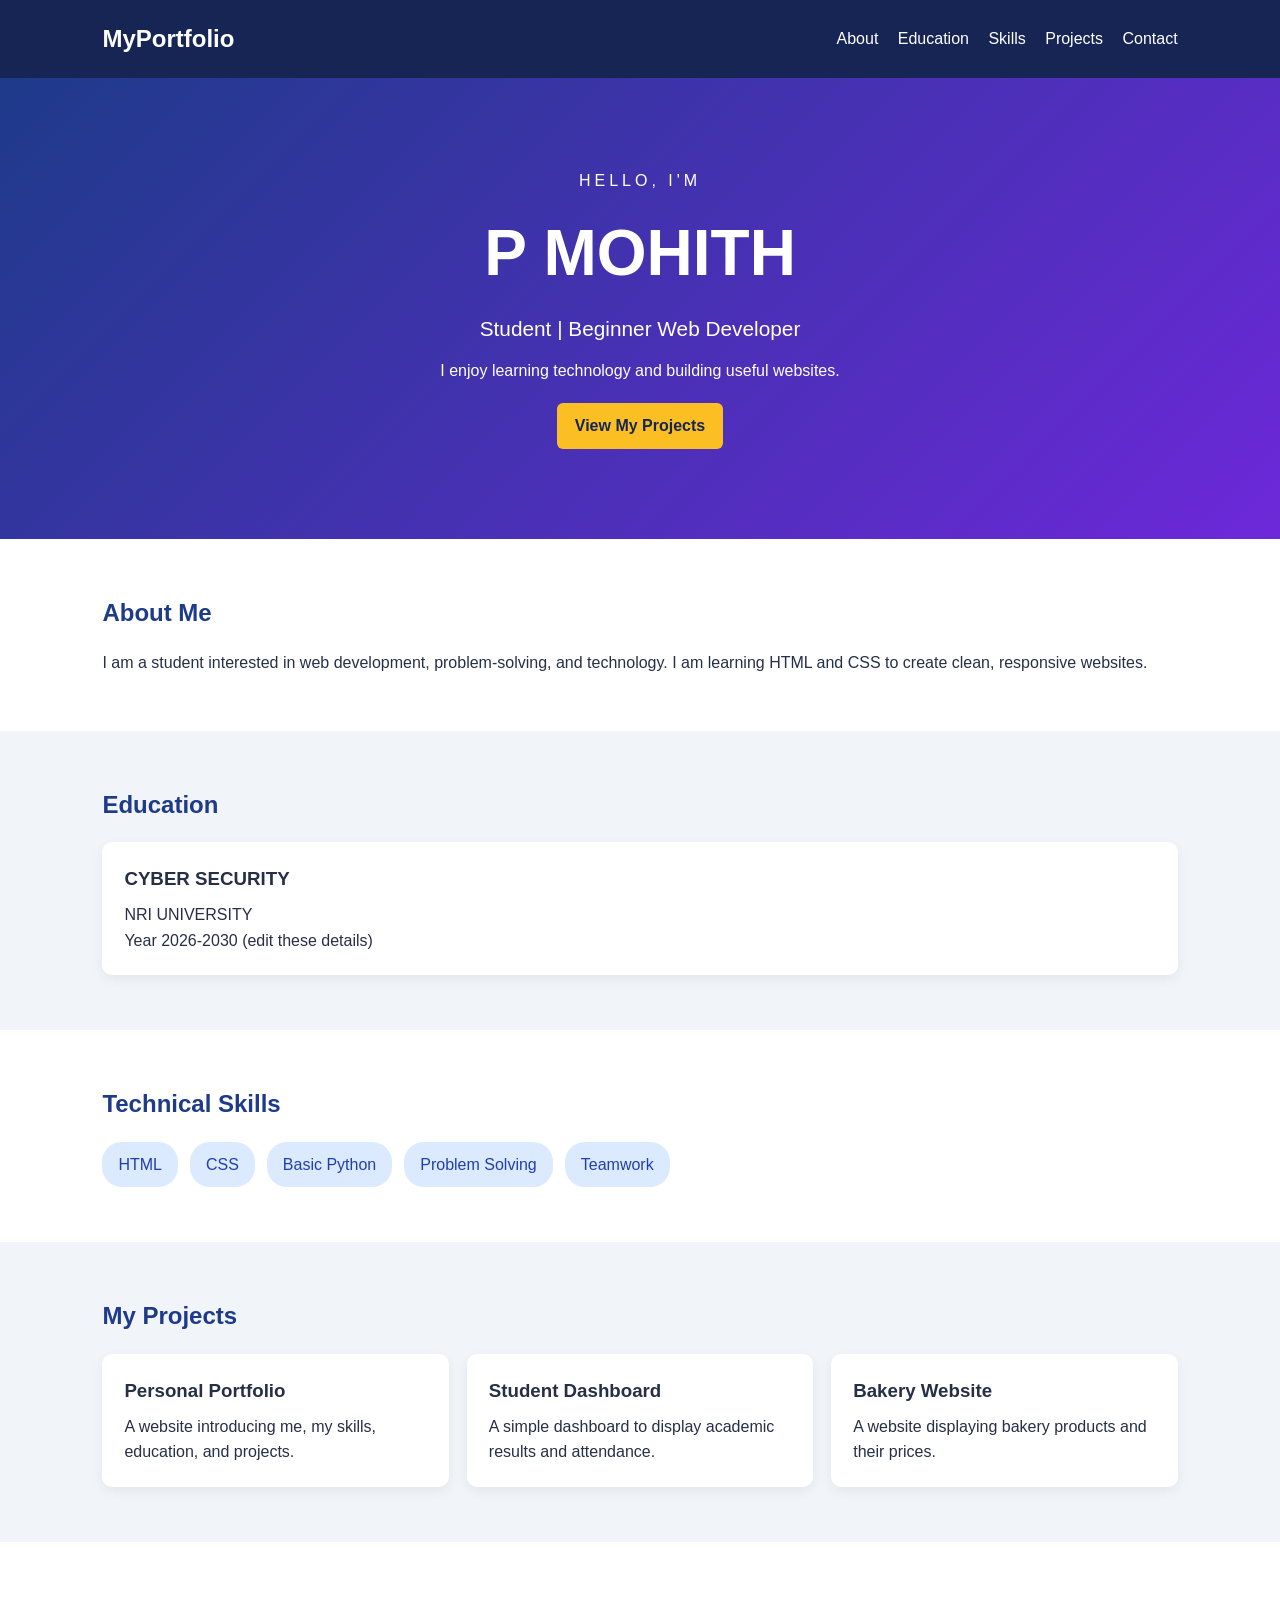
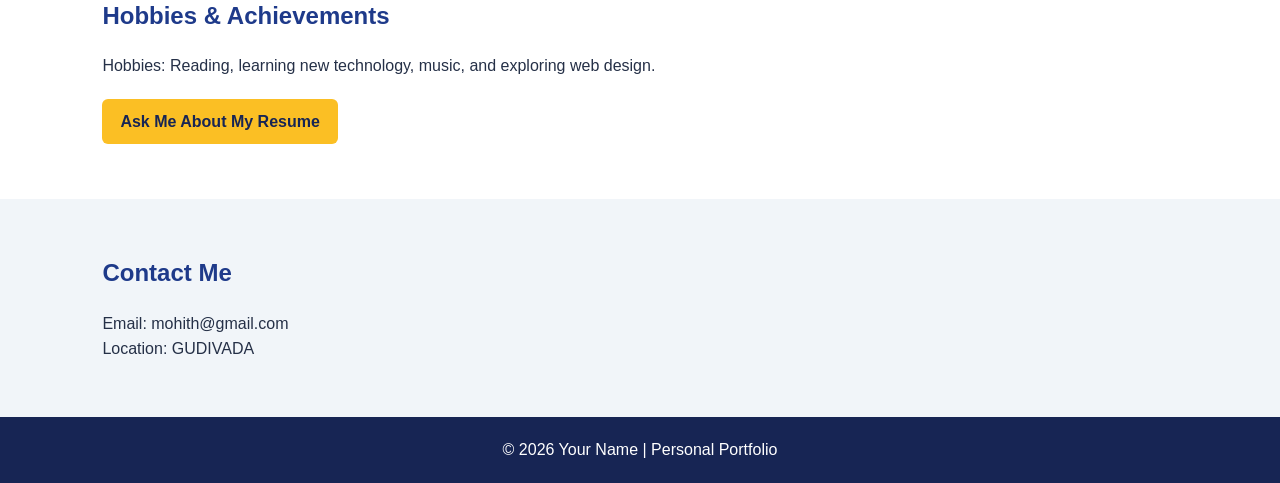
<file: 1-Personal-Portfolio/index.html>
<!DOCTYPE html>
<html lang="en">
<head>
    <meta charset="UTF-8">
    <meta name="viewport" content="width=device-width, initial-scale=1.0">
    <title>My Personal Portfolio</title>
    <link rel="stylesheet" href="style.css">
</head>
<body>
    <header>
        <nav class="navbar">
            <h2>MyPortfolio</h2>
            <div>
                <a href="#about">About</a>
                <a href="#education">Education</a>
                <a href="#skills">Skills</a>
                <a href="#projects">Projects</a>
                <a href="#contact">Contact</a>
            </div>
        </nav>
        <section class="hero">
            <p class="eyebrow">HELLO, I'M</p>
            <h1>P MOHITH</h1>
            <h2>Student | Beginner Web Developer</h2>
            <p>I enjoy learning technology and building useful websites.</p>
            <a class="button" href="#projects">View My Projects</a>
        </section>
    </header>

    <main>
        <section id="about" class="section">
            <h2>About Me</h2>
            <p>I am a student interested in web development, problem-solving, and technology. I am learning HTML and CSS to create clean, responsive websites.</p>
        </section>

        <section id="education" class="section shaded">
            <h2>Education</h2>
            <div class="card">
                <h3>CYBER SECURITY </h3>
                <p>NRI UNIVERSITY</p>
                <p>Year 2026-2030 (edit these details)</p>
            </div>
        </section>

        <section id="skills" class="section">
            <h2>Technical Skills</h2>
            <div class="skill-list">
                <span>HTML</span><span>CSS</span><span>Basic Python</span>
                <span>Problem Solving</span><span>Teamwork</span>
            </div>
        </section>

        <section id="projects" class="section shaded">
            <h2>My Projects</h2>
            <div class="cards">
                <article class="card">
                    <h3>Personal Portfolio</h3>
                    <p>A website introducing me, my skills, education, and projects.</p>
                </article>
                <article class="card">
                    <h3>Student Dashboard</h3>
                    <p>A simple dashboard to display academic results and attendance.</p>
                </article>
                <article class="card">
                    <h3>Bakery Website</h3>
                    <p>A website displaying bakery products and their prices.</p>
                </article>
            </div>
        </section>

        <section class="section">
            <h2>Hobbies & Achievements</h2>
            <p>Hobbies: Reading, learning new technology, music, and exploring web design.</p>
            <p><a class="button" href="#contact">Ask Me About My Resume</a></p>
        </section>

        <section id="contact" class="section shaded">
            <h2>Contact Me</h2>
            <p>Email: mohith@gmail.com</p>
            <p>Location: GUDIVADA</p>
        </section>
    </main>

    <footer><p>© 2026 Your Name | Personal Portfolio</p></footer>
</body>
</html>
</file>
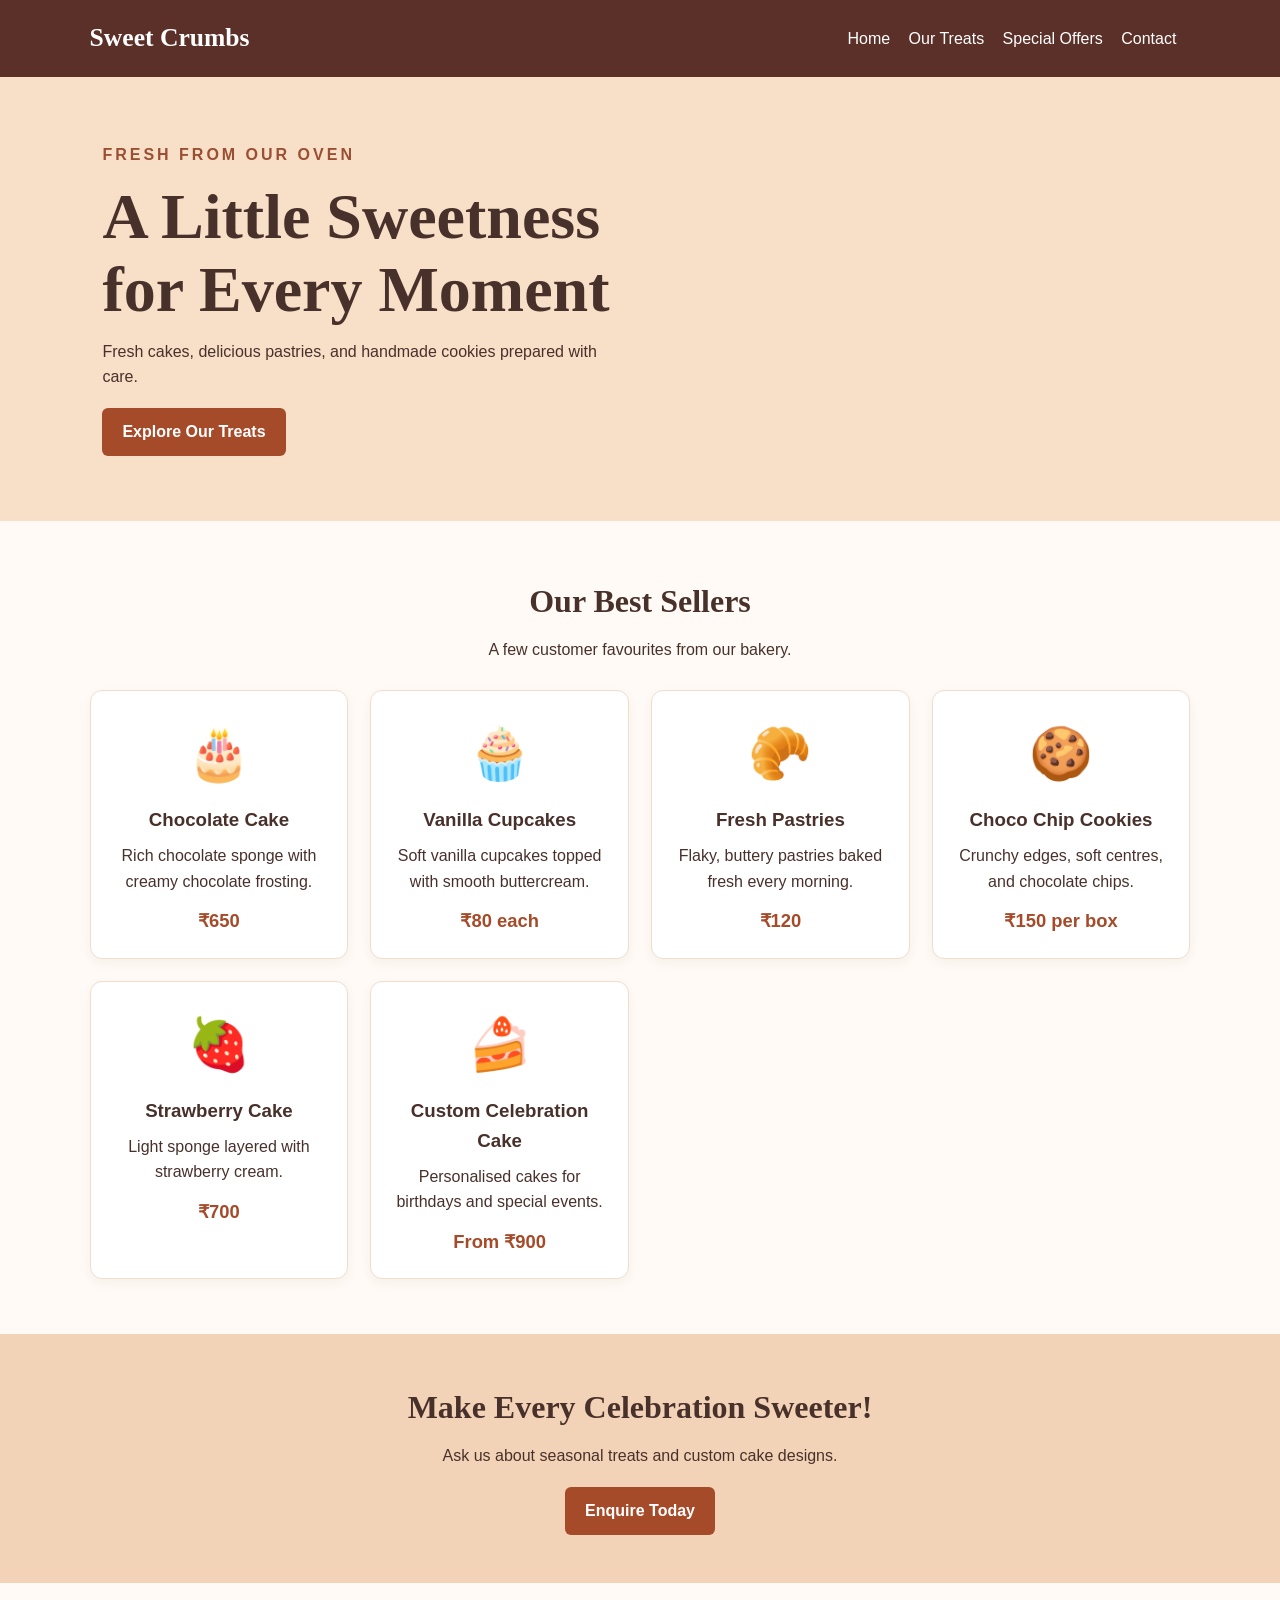
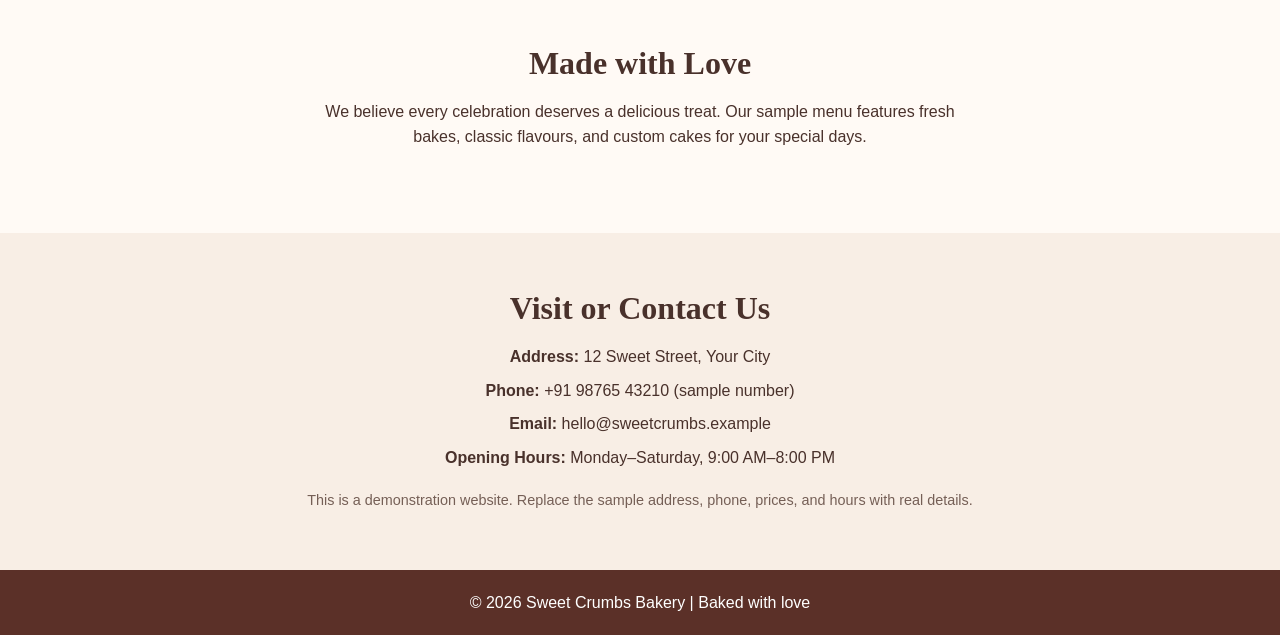
<file: 2-Bakery-Website/index.html>
<!DOCTYPE html>
<html lang="en">
<head>
    <meta charset="UTF-8">
    <meta name="viewport" content="width=device-width, initial-scale=1.0">
    <title>Sweet Crumbs Bakery</title>
    <link rel="stylesheet" href="style.css">
</head>
<body>
    <header class="header">
        <nav class="navbar">
            <a class="logo" href="#home">Sweet Crumbs</a>
            <div>
                <a href="#home">Home</a>
                <a href="#products">Our Treats</a>
                <a href="#offers">Special Offers</a>
                <a href="#contact">Contact</a>
            </div>
        </nav>
    </header>

    <main>
        <section id="home" class="hero">
            <div class="hero-content">
                <p class="tagline">FRESH FROM OUR OVEN</p>
                <h1>A Little Sweetness<br>for Every Moment</h1>
                <p>Fresh cakes, delicious pastries, and handmade cookies prepared with care.</p>
                <a class="button" href="#products">Explore Our Treats</a>
            </div>
        </section>

        <section id="products" class="section">
            <h2>Our Best Sellers</h2>
            <p class="intro">A few customer favourites from our bakery.</p>
            <div class="product-grid">
                <article class="product-card">
                    <div class="product-emoji" aria-hidden="true">🎂</div>
                    <h3>Chocolate Cake</h3>
                    <p>Rich chocolate sponge with creamy chocolate frosting.</p>
                    <p class="price">₹650</p>
                </article>
                <article class="product-card">
                    <div class="product-emoji" aria-hidden="true">🧁</div>
                    <h3>Vanilla Cupcakes</h3>
                    <p>Soft vanilla cupcakes topped with smooth buttercream.</p>
                    <p class="price">₹80 each</p>
                </article>
                <article class="product-card">
                    <div class="product-emoji" aria-hidden="true">🥐</div>
                    <h3>Fresh Pastries</h3>
                    <p>Flaky, buttery pastries baked fresh every morning.</p>
                    <p class="price">₹120</p>
                </article>
                <article class="product-card">
                    <div class="product-emoji" aria-hidden="true">🍪</div>
                    <h3>Choco Chip Cookies</h3>
                    <p>Crunchy edges, soft centres, and chocolate chips.</p>
                    <p class="price">₹150 per box</p>
                </article>
                <article class="product-card">
                    <div class="product-emoji" aria-hidden="true">🍓</div>
                    <h3>Strawberry Cake</h3>
                    <p>Light sponge layered with strawberry cream.</p>
                    <p class="price">₹700</p>
                </article>
                <article class="product-card">
                    <div class="product-emoji" aria-hidden="true">🍰</div>
                    <h3>Custom Celebration Cake</h3>
                    <p>Personalised cakes for birthdays and special events.</p>
                    <p class="price">From ₹900</p>
                </article>
            </div>
        </section>

        <section id="offers" class="offer">
            <h2>Make Every Celebration Sweeter!</h2>
            <p>Ask us about seasonal treats and custom cake designs.</p>
            <a class="button" href="#contact">Enquire Today</a>
        </section>

        <section class="section">
            <h2>Made with Love</h2>
            <p class="intro">We believe every celebration deserves a delicious treat. Our sample menu features fresh bakes, classic flavours, and custom cakes for your special days.</p>
        </section>

        <section id="contact" class="contact">
            <h2>Visit or Contact Us</h2>
            <p><strong>Address:</strong> 12 Sweet Street, Your City</p>
            <p><strong>Phone:</strong> +91 98765 43210 (sample number)</p>
            <p><strong>Email:</strong> hello@sweetcrumbs.example</p>
            <p><strong>Opening Hours:</strong> Monday–Saturday, 9:00 AM–8:00 PM</p>
            <p class="note">This is a demonstration website. Replace the sample address, phone, prices, and hours with real details.</p>
        </section>
    </main>

    <footer><p>© 2026 Sweet Crumbs Bakery | Baked with love</p></footer>
</body>
</html>
</file>
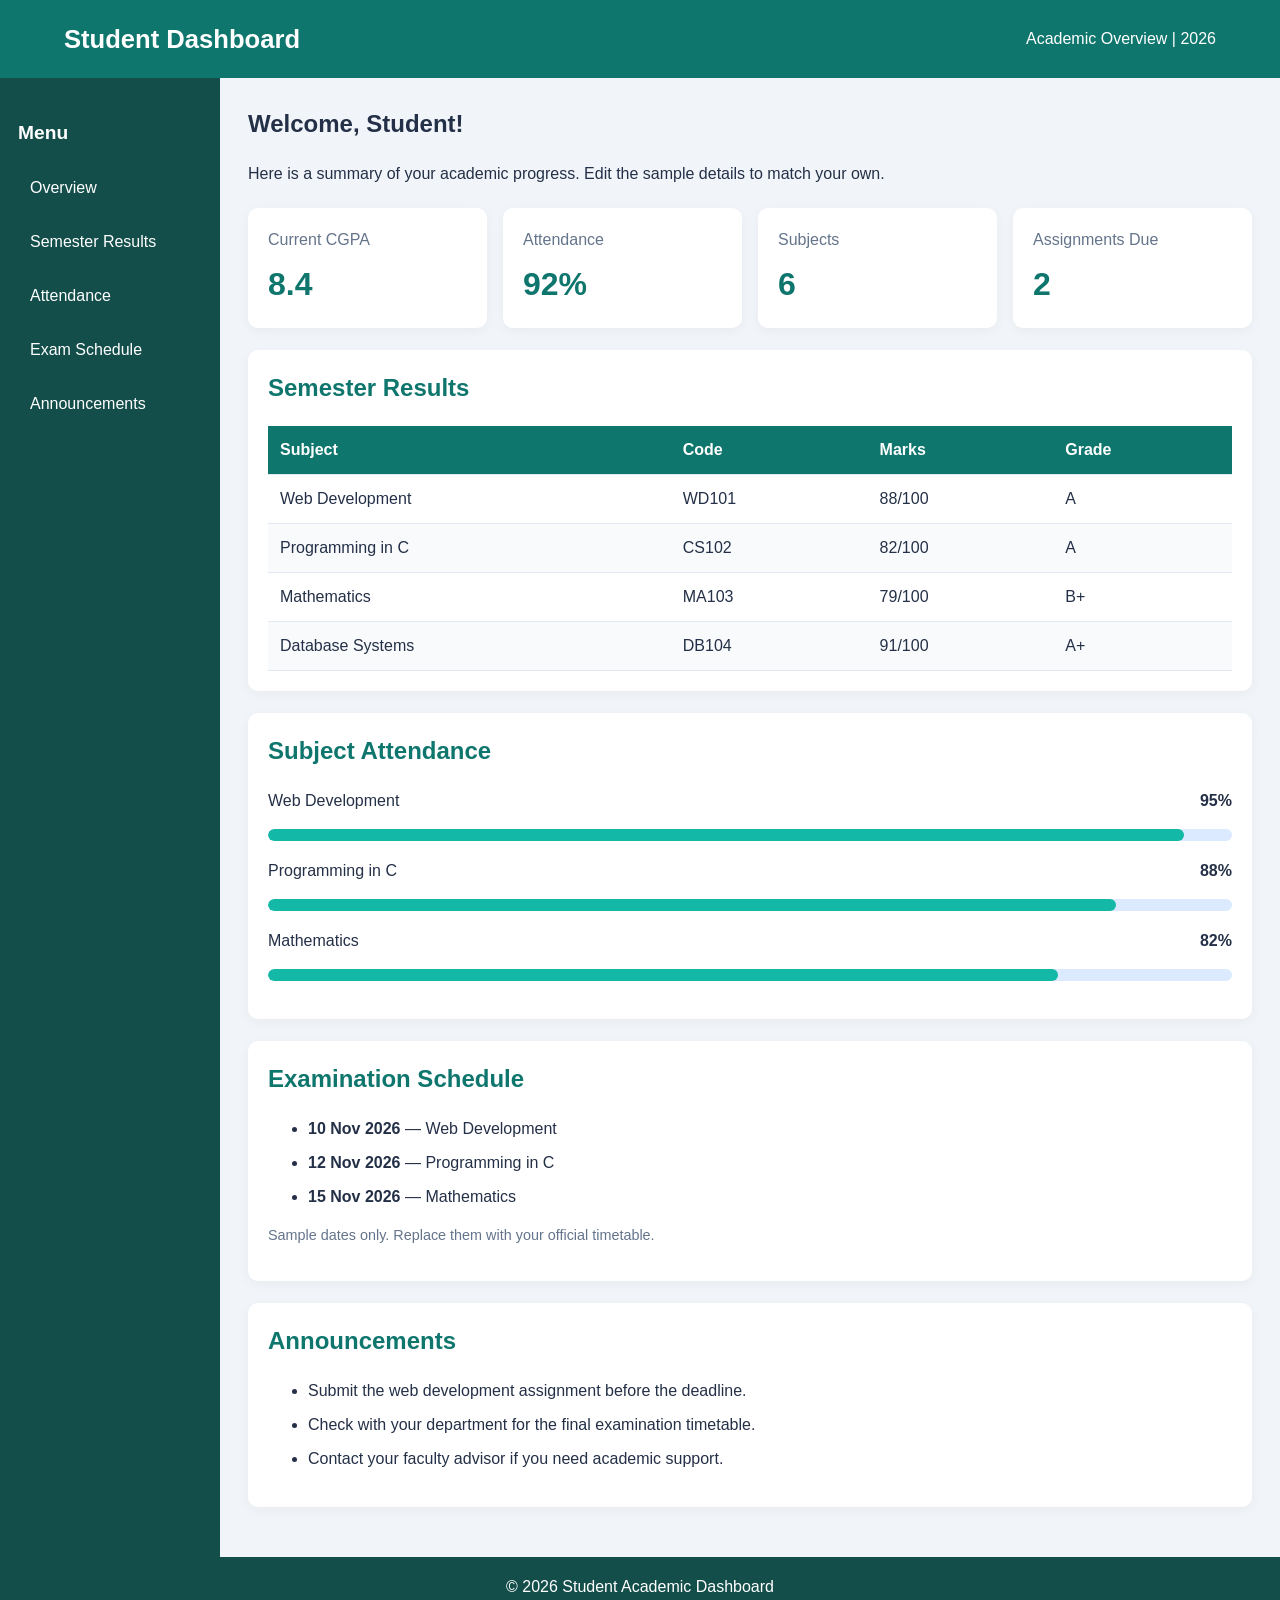
<file: 3-Student-Dashboard/index.html>
<!DOCTYPE html>
<html lang="en">
<head>
    <meta charset="UTF-8">
    <meta name="viewport" content="width=device-width, initial-scale=1.0">
    <title>Student Academic Dashboard</title>
    <link rel="stylesheet" href="style.css">
</head>
<body>
    <header class="topbar">
        <h1>Student Dashboard</h1>
        <p>Academic Overview | 2026</p>
    </header>

    <div class="layout">
        <aside class="sidebar">
            <h2>Menu</h2>
            <a href="#overview">Overview</a>
            <a href="#results">Semester Results</a>
            <a href="#attendance">Attendance</a>
            <a href="#schedule">Exam Schedule</a>
            <a href="#announcements">Announcements</a>
        </aside>

        <main class="content">
            <section id="overview">
                <h2>Welcome, Student!</h2>
                <p>Here is a summary of your academic progress. Edit the sample details to match your own.</p>
                <div class="summary-grid">
                    <article class="summary-card">
                        <p>Current CGPA</p><h3>8.4</h3>
                    </article>
                    <article class="summary-card">
                        <p>Attendance</p><h3>92%</h3>
                    </article>
                    <article class="summary-card">
                        <p>Subjects</p><h3>6</h3>
                    </article>
                    <article class="summary-card">
                        <p>Assignments Due</p><h3>2</h3>
                    </article>
                </div>
            </section>

            <section id="results" class="panel">
                <h2>Semester Results</h2>
                <div class="table-wrap">
                    <table>
                        <thead><tr><th>Subject</th><th>Code</th><th>Marks</th><th>Grade</th></tr></thead>
                        <tbody>
                            <tr><td>Web Development</td><td>WD101</td><td>88/100</td><td>A</td></tr>
                            <tr><td>Programming in C</td><td>CS102</td><td>82/100</td><td>A</td></tr>
                            <tr><td>Mathematics</td><td>MA103</td><td>79/100</td><td>B+</td></tr>
                            <tr><td>Database Systems</td><td>DB104</td><td>91/100</td><td>A+</td></tr>
                        </tbody>
                    </table>
                </div>
            </section>

            <section id="attendance" class="panel">
                <h2>Subject Attendance</h2>
                <div class="attendance-item">
                    <p>Web Development <strong>95%</strong></p>
                    <div class="track"><div class="fill" style="width:95%"></div></div>
                </div>
                <div class="attendance-item">
                    <p>Programming in C <strong>88%</strong></p>
                    <div class="track"><div class="fill" style="width:88%"></div></div>
                </div>
                <div class="attendance-item">
                    <p>Mathematics <strong>82%</strong></p>
                    <div class="track"><div class="fill" style="width:82%"></div></div>
                </div>
            </section>

            <section id="schedule" class="panel">
                <h2>Examination Schedule</h2>
                <ul class="schedule">
                    <li><strong>10 Nov 2026</strong> — Web Development</li>
                    <li><strong>12 Nov 2026</strong> — Programming in C</li>
                    <li><strong>15 Nov 2026</strong> — Mathematics</li>
                </ul>
                <p class="note">Sample dates only. Replace them with your official timetable.</p>
            </section>

            <section id="announcements" class="panel">
                <h2>Announcements</h2>
                <ul>
                    <li>Submit the web development assignment before the deadline.</li>
                    <li>Check with your department for the final examination timetable.</li>
                    <li>Contact your faculty advisor if you need academic support.</li>
                </ul>
            </section>
        </main>
    </div>
    <footer>© 2026 Student Academic Dashboard</footer>
</body>
</html>
</file>
<file: 1-Personal-Portfolio/style.css>
/* Basic page styles */
* {
    box-sizing: border-box;
    margin: 0;
    padding: 0;
}
html { scroll-behavior: smooth; }
body {
    font-family: Arial, sans-serif;
    line-height: 1.6;
    color: #253047;
    background: #ffffff;
}
.navbar {
    display: flex;
    justify-content: space-between;
    align-items: center;
    flex-wrap: wrap;
    gap: 15px;
    padding: 20px 8%;
    background: #172554;
    color: white;
}
.navbar a {
    color: white;
    text-decoration: none;
    margin-left: 15px;
}
.navbar a:hover { color: #93c5fd; }
.hero {
    text-align: center;
    padding: 90px 20px;
    color: white;
    background: linear-gradient(135deg, #1e3a8a, #6d28d9);
}
.hero h1 { font-size: clamp(2.5rem, 7vw, 4rem); margin: 8px 0; }
.hero h2 { font-size: 1.3rem; font-weight: normal; margin-bottom: 12px; }
.eyebrow { letter-spacing: 4px; }
.button {
    display: inline-block;
    margin-top: 20px;
    padding: 10px 18px;
    border-radius: 6px;
    background: #fbbf24;
    color: #172554;
    font-weight: bold;
    text-decoration: none;
}
.button:hover { background: #fde68a; }
.section { padding: 55px 8%; }
.section h2 { color: #1e3a8a; margin-bottom: 18px; }
.shaded { background: #f1f5f9; }
.cards {
    display: grid;
    grid-template-columns: repeat(auto-fit, minmax(220px, 1fr));
    gap: 18px;
}
.card {
    background: white;
    padding: 22px;
    border-radius: 10px;
    box-shadow: 0 4px 12px #00000010;
}
.card h3 { margin-bottom: 8px; }
.skill-list { display: flex; flex-wrap: wrap; gap: 12px; }
.skill-list span {
    background: #dbeafe;
    color: #1e40af;
    padding: 10px 16px;
    border-radius: 20px;
}
footer { text-align: center; padding: 20px; background: #172554; color: white; }
@media (max-width: 600px) {
    .navbar { justify-content: center; text-align: center; }
    .navbar a { display: inline-block; margin: 5px; }
    .hero { padding: 65px 18px; }
}
</file>
<file: 2-Bakery-Website/style.css>
* { box-sizing: border-box; margin: 0; padding: 0; }
html { scroll-behavior: smooth; }
body {
    font-family: Arial, sans-serif;
    line-height: 1.6;
    color: #49312b;
    background: #fffaf5;
}
.header { background: #5b3028; }
.navbar {
    display: flex;
    justify-content: space-between;
    align-items: center;
    flex-wrap: wrap;
    gap: 14px;
    padding: 18px 7%;
}
.logo { font-family: Georgia, serif; font-size: 1.6rem; font-weight: bold; }
.navbar a { color: white; text-decoration: none; margin-right: 14px; }
.navbar a:hover { color: #ffd6a5; }
.hero {
    min-height: 390px;
    display: flex;
    align-items: center;
    padding: 65px 8%;
    background: linear-gradient(90deg, #f8dfc8, #f8dfc8dd), #f8dfc8;
}
.hero-content { max-width: 650px; }
.tagline { color: #9a4f32; letter-spacing: 3px; font-weight: bold; }
.hero h1 { font-family: Georgia, serif; font-size: clamp(2.4rem, 6vw, 4rem); line-height: 1.15; margin: 12px 0; }
.hero-content > p:not(.tagline) { max-width: 500px; }
.button {
    display: inline-block;
    margin-top: 18px;
    padding: 11px 20px;
    border-radius: 6px;
    background: #a64b2a;
    color: white;
    text-decoration: none;
    font-weight: bold;
}
.button:hover { background: #74321f; }
.section { padding: 55px 7%; }
.section h2, .contact h2, .offer h2 {
    text-align: center;
    font-family: Georgia, serif;
    font-size: 2rem;
    margin-bottom: 10px;
}
.intro { text-align: center; max-width: 650px; margin: 0 auto 28px; }
.product-grid {
    display: grid;
    grid-template-columns: repeat(auto-fit, minmax(220px, 1fr));
    gap: 22px;
}
.product-card {
    padding: 22px;
    text-align: center;
    background: white;
    border: 1px solid #f0ddce;
    border-radius: 12px;
    box-shadow: 0 4px 12px #5b30280c;
    transition: transform 0.2s, box-shadow 0.2s;
}
.product-card:hover { transform: translateY(-5px); box-shadow: 0 8px 18px #5b302820; }
.product-emoji { font-size: 3.2rem; margin-bottom: 10px; }
.product-card h3 { margin-bottom: 8px; }
.price { margin-top: 12px; color: #a64b2a; font-size: 1.15rem; font-weight: bold; }
.offer { text-align: center; padding: 48px 20px; background: #f3d3b7; }
.offer p { margin-top: 10px; }
.contact { padding: 50px 7%; text-align: center; background: #f8eee5; }
.contact p { margin: 8px 0; }
.note { color: #755f56; font-size: 0.9rem; margin-top: 18px !important; }
footer { padding: 20px; text-align: center; color: white; background: #5b3028; }
@media (max-width: 600px) {
    .navbar { justify-content: center; text-align: center; }
    .navbar div { line-height: 2.2; }
    .hero { padding: 55px 7%; }
}
</file>
<file: 3-Student-Dashboard/style.css>
* { box-sizing: border-box; }
html { scroll-behavior: smooth; }
body {
    margin: 0;
    font-family: Arial, sans-serif;
    color: #243047;
    background: #f1f5f9;
    line-height: 1.5;
}
.topbar {
    display: flex;
    justify-content: space-between;
    align-items: center;
    flex-wrap: wrap;
    gap: 10px;
    padding: 20px 5%;
    color: white;
    background: #0f766e;
}
.topbar h1 { margin: 0; font-size: 1.6rem; }
.topbar p { margin: 0; }
.layout { display: flex; min-height: 80vh; }
.sidebar {
    width: 220px;
    flex-shrink: 0;
    padding: 25px 18px;
    background: #134e4a;
}
.sidebar h2 { color: white; font-size: 1.2rem; }
.sidebar a {
    display: block;
    padding: 12px;
    margin: 6px 0;
    color: white;
    text-decoration: none;
    border-radius: 6px;
}
.sidebar a:hover { background: #0f766e; }
.content { flex: 1; padding: 28px; min-width: 0; }
.content h2 { margin-top: 0; }
.summary-grid {
    display: grid;
    grid-template-columns: repeat(auto-fit, minmax(150px, 1fr));
    gap: 16px;
    margin: 22px 0;
}
.summary-card, .panel {
    background: white;
    border-radius: 10px;
    padding: 20px;
    box-shadow: 0 3px 12px #0000000b;
}
.summary-card p { color: #64748b; margin: 0; }
.summary-card h3 { color: #0f766e; font-size: 2rem; margin: 8px 0 0; }
.panel { margin: 22px 0; }
.panel h2 { color: #0f766e; }
.table-wrap { overflow-x: auto; }
table { width: 100%; border-collapse: collapse; min-width: 450px; }
th, td { padding: 12px; text-align: left; border-bottom: 1px solid #e2e8f0; }
th { color: white; background: #0f766e; }
tbody tr:nth-child(even) { background: #f8fafc; }
.attendance-item { margin: 18px 0; }
.attendance-item p { display: flex; justify-content: space-between; }
.track { height: 12px; background: #dbeafe; border-radius: 10px; overflow: hidden; }
.fill { height: 100%; background: #14b8a6; border-radius: 10px; }
.schedule li, .panel li { margin: 10px 0; }
.note { color: #64748b; font-size: 0.9rem; }
footer { padding: 18px; text-align: center; color: white; background: #134e4a; }
@media (max-width: 700px) {
    .layout { flex-direction: column; }
    .sidebar { width: 100%; }
    .sidebar a { display: inline-block; }
    .content { padding: 18px; }
}
</file>
